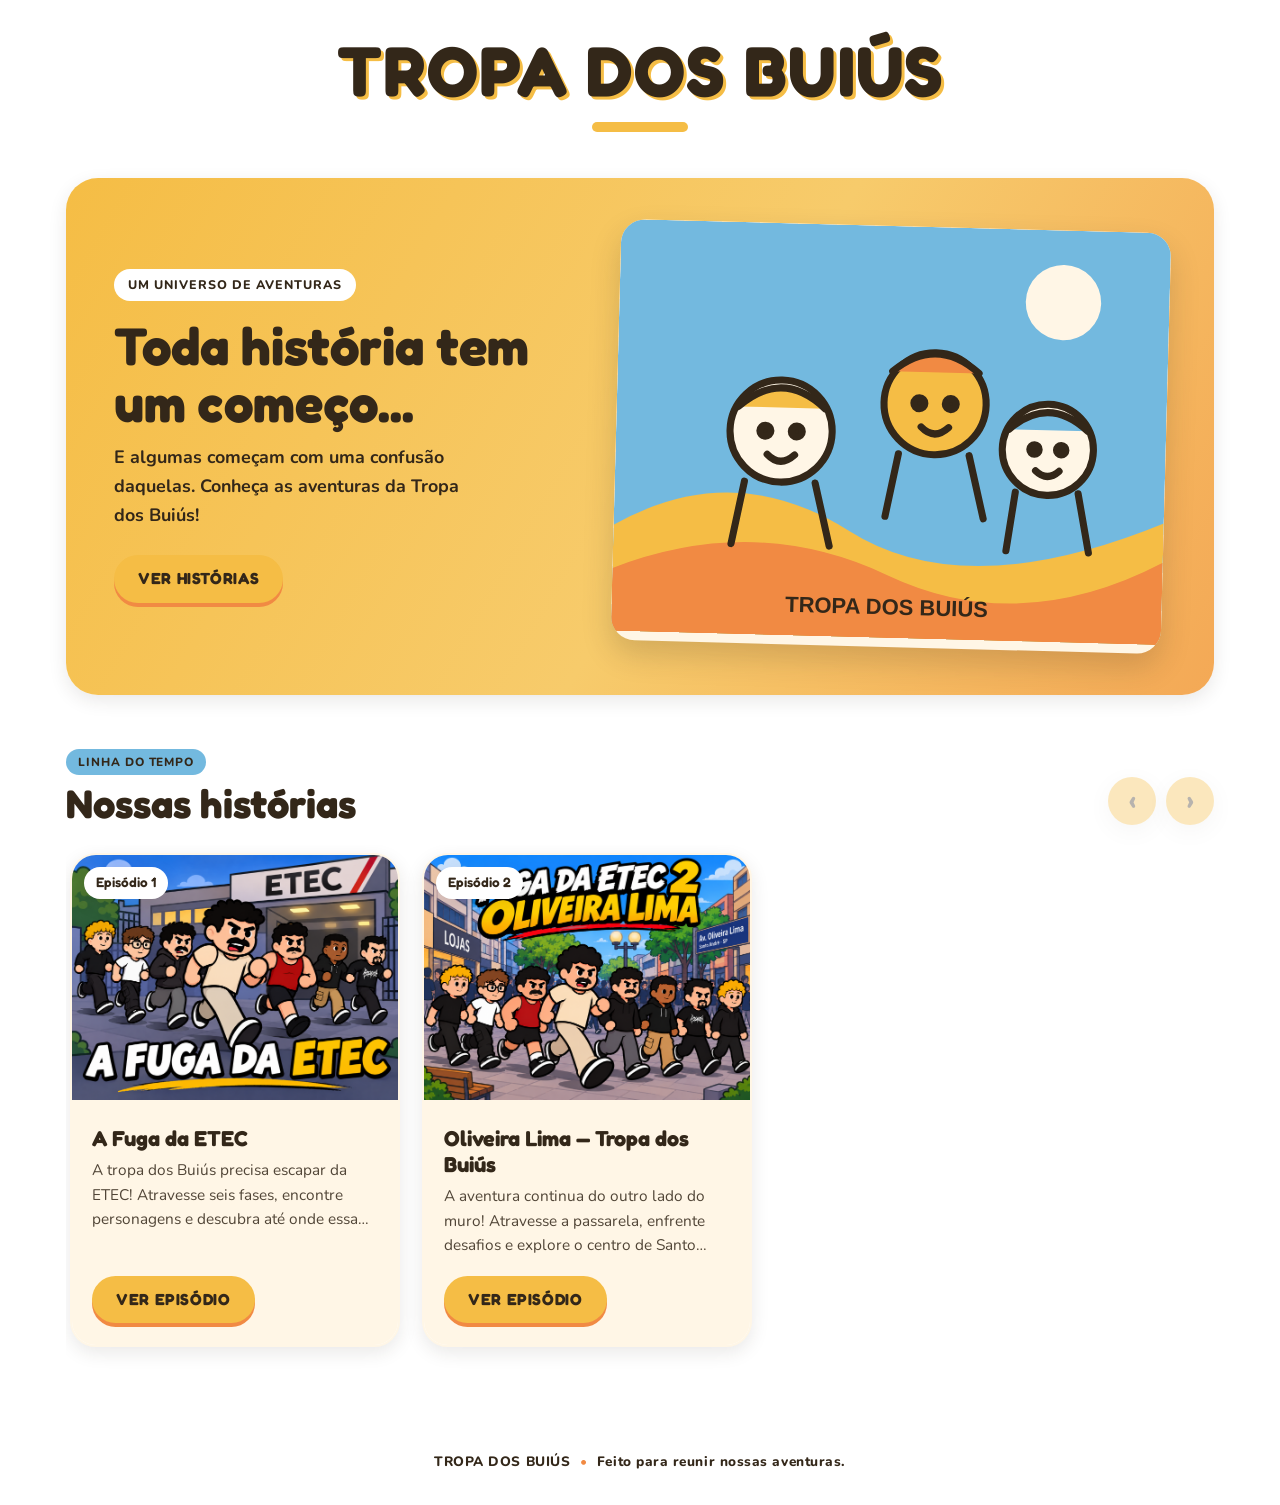
<file: index.html>
<!doctype html>
<html lang="pt-BR">
<head>
  <meta charset="utf-8">
  <meta name="viewport" content="width=device-width, initial-scale=1">
  <meta name="theme-color" content="#F5BD45">
  <meta name="description" content="Conheça as aventuras da Tropa dos Buiús.">
  <title>Tropa dos Buiús</title>
  <link rel="preconnect" href="https://fonts.googleapis.com">
  <link rel="preconnect" href="https://fonts.gstatic.com" crossorigin>
  <link href="https://fonts.googleapis.com/css2?family=Fredoka:wght@500;600;700&family=Nunito:wght@400;600;700;800&display=swap" rel="stylesheet">
  <link rel="stylesheet" href="assets/style.css">
  <script src="data/episodios.js" defer></script>
  <script src="assets/app.js" defer></script>
</head>
<body>
  <header class="topo">
    <a class="marca" href="index.html">TROPA DOS BUIÚS</a>
    <span class="marca-detalhe"></span>
  </header>

  <main class="conteudo">
    <section class="banner">
      <div class="banner-texto">
        <span class="banner-selo">UM UNIVERSO DE AVENTURAS</span>
        <h1>Toda história tem um começo...</h1>
        <p>E algumas começam com uma confusão daquelas. Conheça as aventuras da Tropa dos Buiús!</p>
        <a class="botao botao-banner" href="#historias">VER HISTÓRIAS</a>
      </div>
      <div class="banner-img">
        <img src="assets/banner.svg" alt="Ilustração colorida da Tropa dos Buiús">
      </div>
    </section>

    <section class="historias" id="historias">
      <div class="secao-topo">
        <div>
          <span class="secao-etiqueta">LINHA DO TEMPO</span>
          <h2 class="secao-titulo">Nossas histórias</h2>
        </div>
        <div class="setas">
          <button class="seta" id="seta-esq" type="button" aria-label="Histórias anteriores">‹</button>
          <button class="seta" id="seta-dir" type="button" aria-label="Próximas histórias">›</button>
        </div>
      </div>
      <div class="trilho" id="trilho" aria-label="Carrossel de episódios" tabindex="0"></div>
      <p class="vazio" id="vazio">Ainda não há episódios publicados. Volte em breve!</p>
    </section>
  </main>

  <footer class="rodape">TROPA DOS BUIÚS <span>•</span> Feito para reunir nossas aventuras.</footer>
</body>
</html>
</file>
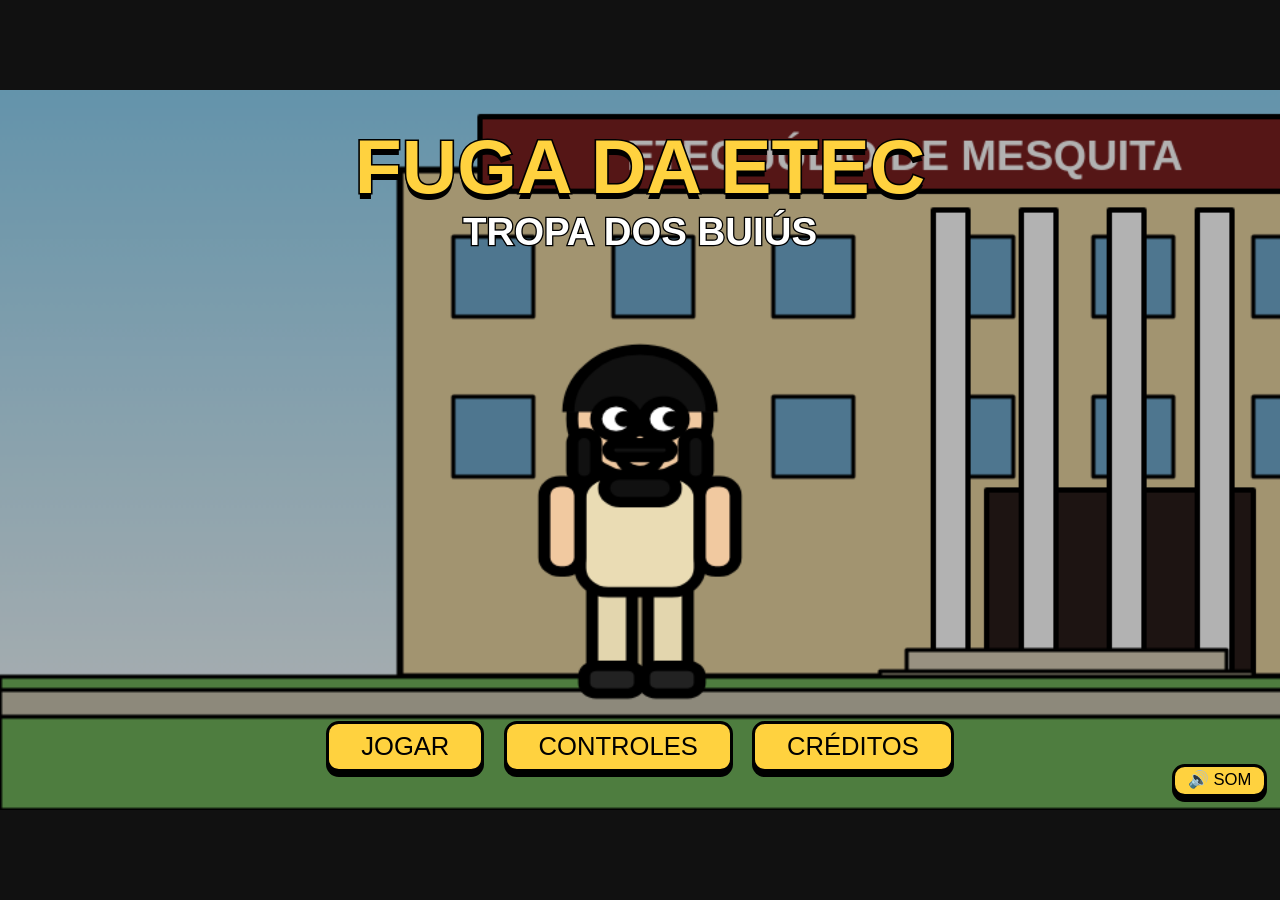
<file: jogos/fuga-da-etec/index.html>
<!DOCTYPE html><html lang="pt-BR"><head><meta charset="utf-8"><meta name="viewport" content="width=device-width,initial-scale=1"><title>Fuga da ETEC: Tropa dos Buiús</title>
<style>
html,body{margin:0;height:100%;background:#111;overflow:hidden;font-family:'Comic Sans MS','Trebuchet MS',sans-serif}
#w{position:absolute;left:50%;top:50%;width:min(100vw,177.78vh);aspect-ratio:16/9;transform:translate(-50%,-50%)}
canvas{width:100%;height:100%;display:block;background:#000}
.ov{position:absolute;inset:0;display:flex;flex-direction:column;align-items:center;justify-content:space-between;padding:3vw 0;box-sizing:border-box;color:#fff;text-align:center}
.bt{display:flex;gap:1.5vw}
button{font:inherit;font-size:2vw;padding:.6vw 2.5vw;border:.3vw solid #000;border-radius:1vw;background:#ffd23f;cursor:pointer;box-shadow:0 .4vw #000}
button:hover{background:#fff}
h1{margin:0;font-size:6vw;line-height:1;color:#ffd23f;-webkit-text-stroke:.25vw #000;paint-order:stroke fill;text-shadow:0 .5vw #000}
h2{margin:.4vw 0 0;font-size:3vw;color:#fff;-webkit-text-stroke:.2vw #000;paint-order:stroke fill}
p{font-size:1.7vw;margin:0;text-shadow:0 .2vw #000}
#snd{position:absolute;right:1vw;bottom:1vw;font-size:1.3vw;padding:.3vw 1vw}
#info{background:rgba(0,0,0,.88);justify-content:center;gap:2vw}
.hide{display:none}
</style></head><body><div id="w"><canvas id="c" width="960" height="540"></canvas>
<div class="ov" id="menu"><div><h1>FUGA DA ETEC</h1><h2>TROPA DOS BUIÚS</h2></div><div class="bt"><button id="bj">JOGAR</button><button id="bc">CONTROLES</button><button id="bk">CRÉDITOS</button></div></div>
<div class="ov hide" id="info"><p id="it"></p><button id="bv">VOLTAR</button></div>
<div class="ov hide" id="end" style="justify-content:flex-start;gap:1vw;padding-top:4vw"><h1>FUGA CONCLUÍDA!</h1><p>A tropa dos Buiús conseguiu fugir da ETEC... por enquanto.</p><div style="flex:1"></div><button id="br" style="margin-bottom:2vw">JOGAR NOVAMENTE</button></div>
<button id="snd">🔊 SOM</button></div>
<script>
const cv=document.getElementById('c'),x=cv.getContext('2d'),GY=440,$=id=>document.getElementById(id);
x.strokeStyle='#000';x.lineJoin='round';
/* ---------- ÁUDIO (WebAudio, sem arquivos) ---------- */
let AC,on=true;
function snd(f,d=.1,t='square',v=.05,s=0){if(!on||!AC)return;const o=AC.createOscillator(),g=AC.createGain(),n=AC.currentTime;o.type=t;o.frequency.setValueAtTime(f,n);if(s)o.frequency.linearRampToValueAtTime(s,n+d);g.gain.setValueAtTime(v,n);g.gain.exponentialRampToValueAtTime(.001,n+d);o.connect(g);g.connect(AC.destination);o.start();o.stop(n+d)}
const NT=[262,330,392,330,294,349,440,349];let ni=0;setInterval(()=>{if(G.st=='play'&&!G.pause)snd(NT[ni++%8]/2,.2,'triangle',.03)},240);
$('snd').onclick=()=>{on=!on;$('snd').textContent=on?'🔊 SOM':'🔇 MUDO'};
/* ---------- PERSONAGENS ---------- */
const CH={
messa:{skin:'#f1c9a0',hair:'#111',top:'#eadcb4',bot:'#e3d6ae',w:1.15,beard:1,mo:1,gt:1},
renato:{skin:'#fbe3cf',hair:'#f1d44a',top:'#111',bot:'#151515'},
arthur:{h:.8,w:1.4,skin:'#f3d3b6',hair:'#111',top:'#d42020',bot:'#33415c',mus:1,mo:1,sl:'#f3d3b6'},
pedro:{h:1.22,skin:'#f3d3b6',hair:'#111',curly:1,top:'#5a9a7a',bot:'#334'},
rafael:{skin:'#f3d3b6',hair:'#6b4423',top:'#fff',bot:'#1e1e1e',st:1,gl:1},
gustavo:{skin:'#c48a5c',hair:'#111',top:'#141414',bot:'#c9b27c'},
victor:{w:1.12,skin:'#fbe3cf',hair:'#111',top:'#161616',bot:'#222',gt:1,band:1},
fofinho:{h:1.12,skin:'#fbe3cf',hair:'#f1d44a',curly:1,top:'#e8855a',bot:'#445'},
blu:{h:1.18,skin:'#f3d2b5',hair:'#3b7bff',top:'#ff7a2f',bot:'#111'},
fume:{h:1.18,skin:'#efc9a5',hair:'#2a1a10',tuft:1,top:'#6a6a6a',bot:'#334',smoke:1},
g1:{skin:'#fbe3cf',hair:'#e6d28a',curly:1,top:'#111',bot:'#111'},
g2:{skin:'#c48a5c',hair:'#111',curly:1,top:'#6b7a8f',bot:'#223',L:1},
odair:{h:1.1,w:1.1,skin:'#e2b48e',hair:'#333',top:'#c11',bot:'#222',str:1,ang:1},
girl:{skin:'#f4e4ee',hair:'#151515',long:1,top:'#111',bot:'#111'}};
function rr(a,b,w,h,f,r=4){x.fillStyle=f;x.beginPath();x.roundRect(a,b,w,h,r);x.fill();x.stroke()}
function circ(a,b,r,f){x.fillStyle=f;x.beginPath();x.arc(a,b,r,0,7);x.fill();x.stroke()}
function ch(c,px,py,dir=1,an=0,t=0,o={}){x.save();x.translate(px,py);x.scale(dir*(c.w||1),c.h||1);if(o.rot)x.rotate(o.rot);x.lineWidth=3;
const sw=an==1?Math.sin(t*12)*9:an==2?7:0,bo=an==0?Math.sin(t*3)*1.5:0,sk=c.skin,up=an==2?-12:0,aw=c.mus?13:9;
if(c.smoke){x.fillStyle='rgba(110,220,70,.7)';x.lineWidth=2;for(let i=0;i<5;i++){const k=(t*.8+i*.2)%1;x.beginPath();x.arc(Math.sin(t*3+i*2)*12,-100-k*45,6+k*8,0,7);x.fill();x.stroke()}x.lineWidth=3}
if(c.long)rr(-19,-92+bo,38,50,c.hair,8);
rr(-12+sw,-32,10,32,c.bot,3);rr(2-sw,-32,10,32,c.bot,3);rr(-14+sw,-7,14,8,'#222',3);rr(1-sw,-7,14,8,'#222',3);
if(c.st){x.fillStyle='#fff';x.fillRect(-9+sw,-24,2,14);x.fillRect(7-sw,-24,2,14)}
rr(-15,-62+bo,30,34,c.top,7);
if(c.str){x.fillStyle='#111';[-9,-1,7].forEach(a=>x.fillRect(a,-61+bo,4,32))}
if(c.band){circ(0,-46+bo,6,'#fff');x.fillStyle='#000';x.fillRect(-3,-48+bo,2,3);x.fillRect(1,-48+bo,2,3)}
const am=c.sl||sk;rr(-15-aw,-60+bo+up+sw*.5,aw,c.mus?20:26,am,4);rr(15,-60+bo+up-sw*.5,aw,c.mus?20:26,am,4);
if(c.L){x.lineWidth=5;x.beginPath();x.moveTo(17,-52);x.lineTo(25,-84);x.stroke();x.beginPath();x.moveTo(25,-100);x.lineTo(25,-84);x.lineTo(36,-84);x.stroke();x.lineWidth=3}
circ(0,-78+bo,17,sk);
x.fillStyle=c.hair;
if(c.curly){for(let i=0;i<7;i++){const a=Math.PI+i*Math.PI/6;x.beginPath();x.arc(Math.cos(a)*14,-80+bo+Math.sin(a)*14,7,0,7);x.fill();x.stroke()}x.beginPath();x.arc(0,-80+bo,16,Math.PI,0);x.fill()}
else if(c.tuft){circ(0,-97+bo,5,c.hair)}
else{x.beginPath();x.arc(0,-80+bo,18,Math.PI,0);x.fill();x.stroke()}
circ(-6,-78+bo,5,'#fff');circ(6,-78+bo,5,'#fff');x.fillStyle='#000';[-6,6].forEach(a=>{x.beginPath();x.arc(a+2,-78+bo,2.3,0,7);x.fill()});
if(c.ang){x.beginPath();x.moveTo(-12,-88+bo);x.lineTo(-2,-83+bo);x.moveTo(12,-88+bo);x.lineTo(2,-83+bo);x.stroke()}
if(c.gl){x.lineWidth=2;[-6,6].forEach(a=>{x.beginPath();x.arc(a,-78+bo,7,0,7);x.stroke()});x.beginPath();x.moveTo(-1,-78+bo);x.lineTo(1,-78+bo);x.stroke();x.lineWidth=3}
circ(0,-72+bo,2.5,sk);
if(an==3){x.fillStyle='#a22';x.beginPath();x.ellipse(0,-65+bo,4,2+Math.abs(Math.sin(t*14))*3,0,0,7);x.fill();x.stroke()}else{x.beginPath();x.arc(0,-68+bo,5,.2,Math.PI-.2);x.stroke()}
if(c.beard){rr(-17,-74+bo,6,14,'#111',3);rr(11,-74+bo,6,14,'#111',3);rr(-9,-62+bo,18,8,'#111',4)}
if(c.gt&&!c.beard)rr(-4,-61+bo,8,9,'#111',3);
if(c.mo)rr(-8,-71+bo,16,4,'#111',2);
x.restore()}
/* ---------- CENÁRIOS ---------- */
function box(a,b,w,h,f,l=3){x.fillStyle=f;x.lineWidth=l;x.fillRect(a,b,w,h);x.strokeRect(a,b,w,h)}
function tree(a,h,s=1){box(a-10*s,GY-h,20*s,h,'#7a5230');[[0,-h,45],[-30,-h+25,35],[30,-h+25,35]].forEach(p=>circ(a+p[0]*s,GY+p[1]-10,p[2]*s,'#3f9a45'))}
function sky(c1,c2){const g=x.createLinearGradient(0,0,0,GY);g.addColorStop(0,c1);g.addColorStop(1,c2);x.fillStyle=g;x.fillRect(0,0,3000,GY)}
function bgSala(W){x.fillStyle='#e8edf0';x.fillRect(0,0,W,GY);x.fillStyle='#b8a47e';x.fillRect(0,GY,W,100);box(0,GY-14,W,14,'#d9dfe3',2);
box(250,70,420,150,'#2c5b45',5);x.fillStyle='#fff';x.font='26px sans-serif';x.fillText('MECATRÔNICA — 1H',330,150);
[760,1010,1260].forEach(a=>{box(a,80,170,130,'#9fd4ee');x.beginPath();x.moveTo(a+85,80);x.lineTo(a+85,210);x.stroke()});
box(90,340,170,12,'#fff');box(100,352,10,88,'#ccc');box(240,352,10,88,'#ccc');
for(let i=0;i<7;i++){const d=560+i*160;box(d+25,395,70,10,'#2f6fd0');box(d,350,75,9,'#222');box(d+8,359,6,81,'#222');box(d+60,359,6,81,'#222')}
box(W-150,150,110,290,'#6b4a2b',4);circ(W-60,300,5,'#fc4');x.fillStyle='#fff';x.font='bold 20px sans-serif';x.fillText('SAÍDA',W-140,135)}
function bgCor(W){x.fillStyle='#f0ead8';x.fillRect(0,0,W,GY);x.fillStyle='#c9c4b0';x.fillRect(0,GY,W,100);
for(let a=0;a<W;a+=60){x.fillStyle=(a/60)%2?'#bdb8a2':'#d3cebb';x.fillRect(a,GY+40,60,60)}
for(let a=200;a<W;a+=420){box(a,160,95,280,'#7a5230',4);box(a+25,185,45,50,'#9fd4ee');box(a+180,110,130,110,'#9fd4ee');}
for(let a=100;a<W;a+=300){x.fillStyle='#fff7c0';x.beginPath();x.ellipse(a,14,60,10,0,0,7);x.fill();x.stroke()}
box(0,GY-12,W,12,'#9c9784',2)}
function bgEst(W){sky('#8fd3f4','#d7f0fb');[150,500,900,1300,1700,2100].forEach(a=>tree(a,130,1.1));box(0,GY-110,W,70,'#d7c9a8',4);
x.fillStyle='#555';x.fillRect(0,GY-40,W,200);x.fillStyle='#fff';for(let a=60;a<W;a+=230){x.fillRect(a,GY-34,10,120);x.fillRect(a+3,GY+60,8,3)}box(0,GY-42,W,6,'#999',2)}
function bgFach(W){sky('#8fd3f4','#e9f6fb');box(300,60,1000,380,'#e8d3a0',5);box(360,20,880,56,'#7a1f1f',4);x.fillStyle='#fff';x.font='bold 32px sans-serif';x.fillText('ETEC JÚLIO DE MESQUITA',470,60);
for(let i=0;i<8;i++){box(340+i*120,110,60,60,'#6fa9cc');box(340+i*120,230,60,60,'#6fa9cc')}
box(740,300,200,140,'#2a1d1a',4);for(let i=0;i<6;i++)box(700+i*66,90,26,350,'#fff',4);
box(680,420,240,20,'#d9d0b8');box(660,436,280,10,'#cfc6aa');box(0,GY,W,100,'#6fb35a',0);box(0,GY+10,W,20,'#c9c4b0',0)}
function bgJar(W){sky('#a8dcb8','#e9f7d0');for(let a=100;a<W;a+=170)tree(a+((a*7)%60),150+(a*3)%60,1.2);x.fillStyle='#4aa845';x.fillRect(0,GY,W,100);x.fillStyle='#c9b17a';x.fillRect(0,GY+25,W,40);
[500,1100,1700].forEach(b=>{box(b-65,GY-95,130,10,'#8a5a2b');box(b-55,GY-85,8,50,'#6b4a2b');box(b+47,GY-85,8,50,'#6b4a2b')});
x.fillStyle='rgba(255,255,200,.15)';for(let a=200;a<W;a+=400){x.beginPath();x.moveTo(a,0);x.lineTo(a+90,0);x.lineTo(a+40,GY);x.lineTo(a-100,GY);x.fill()}}
function fgJar(){[500,1100,1700].forEach(b=>box(b-65,GY-36,130,36,'#a06a33'))}
function bgMuro(W){sky('#9ed8f2','#e2f4de');for(let a=60;a<W;a+=150)tree(a,170,1.3);x.fillStyle='#4aa845';x.fillRect(0,GY,W,100)}
/* ---------- FASES ---------- */
const SC=[
{n:'SALA 1H',W:1800,ob:'SAIA DA SALA!',bg:bgSala,o:[],np:[{c:'blu',x:1000,dir:-1},{c:'fume',x:1450,dir:-1}]},
{n:'CORREDOR DO PROFESSOR ODAIR',W:2400,ob:'ATRAVESSE O CORREDOR!',bg:bgCor,o:[[500,'blu'],[850,'fume'],[1550,'g1'],[1850,'g2'],[2100,'blu']].map(a=>({k:'al',x:a[0],w:90,h:28,c:a[1]})),np:[{c:'odair',x:1250,dir:-1}]},
{n:'ESTACIONAMENTO',W:2400,ob:'ATRAVESSE O ESTACIONAMENTO!',bg:bgEst,o:[[700,'#d33'],[1450,'#36c'],[2000,'#eb3']].map(a=>({k:'car',x:a[0],w:180,h:56,col:a[1]})),np:[{c:'g1',x:2000,v:-70},{c:'g2',x:2300,v:-95}]},
{n:'FACHADA DA ETEC',W:1900,ob:'CONTINUE A FUGA!',bg:bgFach,o:[],np:[]},
{n:'JARDIM',W:2000,ob:'CONTINUE A FUGA!',bg:bgJar,fg:fgJar,o:[],np:[{c:'girl',x:1130,dir:-1,sit:1}]},
{n:'O MURO',W:1500,ob:'CHEGUE AO MURO!',bg:bgMuro,o:[{k:'wall',x:1000,w:50,h:330}],np:[]}];
function drawOb(o){if(o.k=='al')ch(CH[o.c],o.x+86,GY-16,1,0,0,{rot:-1.57});
else if(o.k=='car'){box(o.x,GY-38,o.w,34,o.col);box(o.x+40,GY-o.h,100,22,o.col);box(o.x+50,GY-o.h+4,38,14,'#bfe6f5',2);box(o.x+94,GY-o.h+4,38,14,'#bfe6f5',2);circ(o.x+38,GY-4,14,'#222');circ(o.x+o.w-38,GY-4,14,'#222')}
else{box(o.x,GY-o.h,o.w,o.h,'#b5523b',4);x.lineWidth=2;for(let i=GY-o.h+30;i<GY;i+=30){x.beginPath();x.moveTo(o.x,i);x.lineTo(o.x+o.w,i);x.stroke()}box(o.x-6,GY-o.h-12,o.w+12,14,'#8a3b2a',4)}}
/* ---------- ESTADO ---------- */
const G={st:'menu',t:0,sc:0,f:[],h:[],ev:{},q:[],dlg:null,fa:0,fm:0,pause:false,np:[],cast:null,hint:0,ban:0,stp:0},P={x:100,y:GY,vx:0,vy:0,dir:1,gr:true,an:0};let V=null;
const K={};
const hp=i=>G.h[Math.max(0,G.h.length-1-(i+1)*12)];
function open(lines,cb){G.dlg={lines,i:0,t:0,sel:0,cb};snd(600,.08)}
const S=l=>{let s=0;return()=>{if(!s){s=1;open(l);return false}return !G.dlg}};
const T=s=>{let a=0;return dt=>(a+=dt)>=s};
function adv(){const d=G.dlg,L=d.lines[d.i];if(d.t*45<L[1].length){d.t=999;return}d.i++;d.t=0;snd(700,.07);if(d.i>=d.lines.length){G.dlg=null;d.cb&&d.cb()}}
function jump(){if(G.st!='play'||G.pause||G.dlg||G.q.length||G.fm)return;if(P.gr){P.vy=-640;P.gr=false;snd(450,.2,'square',.05,900)}}
onkeydown=e=>{K[e.code]=1;if(['Space','ArrowLeft','ArrowRight','ArrowUp','ArrowDown'].includes(e.code))e.preventDefault();if(e.repeat)return;
if(e.code=='Escape'&&G.st=='play')G.pause=!G.pause;
const d=G.dlg;if(d&&d.lines[d.i][2]&&d.t*45>=d.lines[d.i][1].length&&['KeyA','KeyD','ArrowLeft','ArrowRight'].includes(e.code))d.sel^=1;
if(e.code=='KeyE'||e.code=='Space'){if(G.dlg&&!G.pause)adv();else if(e.code=='Space')jump()}};
onkeyup=e=>K[e.code]=0;
function load(i){G.sc=i;P.x=100;P.y=GY;P.vx=P.vy=0;P.gr=true;P.dir=1;V=null;G.h=[];for(let k=0;k<70;k++)G.h.push({x:P.x,y:GY,dir:1,an:0});G.np=SC[i].np.map(o=>({...o}));G.ban=2.5;snd(523,.12);setTimeout(()=>snd(659,.12),110);setTimeout(()=>snd(784,.15),220)}
function startGame(){if(!AC)try{AC=new (window.AudioContext||window.webkitAudioContext)()}catch(e){}AC&&AC.resume();
['menu','info','end'].forEach(i=>$(i).classList.add('hide'));SC[4].ob='CONTINUE A FUGA!';G.st='play';G.pause=false;G.f=['renato','arthur','pedro','rafael','gustavo','victor','fofinho'];G.ev={};G.cast=null;G.cel=0;G.fe=0;G.fa=0;G.fm=0;G.dlg=null;load(0);G.hint=9;
G.q=[S([['Messa','Rapaziada... bora meter o pé daqui.']])]}
function showInfo(t){$('info').classList.remove('hide');$('menu').classList.add('hide');$('it').innerHTML=t}
$('bj').onclick=startGame;$('br').onclick=startGame;
$('bc').onclick=()=>showInfo('<h2>CONTROLES</h2><br>A / ← : andar para a esquerda<br>D / → : andar para a direita<br>ESPAÇO : pular<br>E ou ESPAÇO : avançar diálogo / interagir<br>ESC : pausar');
$('bk').onclick=()=>showInfo('<h2>CRÉDITOS</h2><br>Jogo feito para a Tropa dos Buiús<br>ETEC Júlio de Mesquita — Mecatrônica 1H, Santo André<br>Gráficos e sons 100% gerados em código');
$('bv').onclick=()=>{$('info').classList.add('hide');$('menu').classList.remove('hide')};
/* ---------- CUTSCENES ---------- */
function victorEv(){const i=G.f.indexOf('victor'),h=hp(i);V={x:h.x,y:GY,dir:1,an:0};G.f.splice(i,1);
G.q=[dt=>{if(V.x>=1030){V.an=0;return true}V.x+=140*dt;V.an=1;return false},
S([['Victor','Oi...'],['Garota','Oi.'],['Victor','Você quer ficar comigo?',1]]),
S([['Victor','Foi mal, galera. Eu vou ficar por aqui.']]),
dt=>{if(V.x>=1070){V.sit=1;V.an=0;return true}V.x+=90*dt;V.an=1;return false},T(2),
()=>{SC[4].ob='CONTINUE SEM O VICTOR!';G.ev.v=2;return true}]}
function muroEv(){const nm=['messa','renato','pedro','rafael','gustavo','fofinho','arthur'],all=['renato','arthur','pedro','rafael','gustavo','fofinho'];
G.cast=nm.map((k,i)=>{const h=k=='messa'?P:hp(all.indexOf(k));return{k,x:h.x,y:GY,dir:1,an:0}});G.camx=900;
const A=G.cast[6],wk=(o,tx)=>dt=>{if(o.x>=tx){o.an=0;return true}o.x+=150*dt;o.an=1;return false};
const hop=(o,tx)=>dt=>{if(o.u==null){o.u=0;o.sx=o.x;snd(400,.5,'square',.05,800)}o.u+=dt;if(o.u>=1){o.x=tx;o.y=GY;o.an=0;snd(200,.1);return true}o.x=o.sx+(tx-o.sx)*o.u;o.y=GY-450*4*o.u*(1-o.u);o.an=2;return false};
G.q=[S([['Messa','Ih... o muro é alto demais. Eu não passo sozinho!']]),wk(A,960),
S([['Arthur','Deixa comigo, rapaziada. Um por vez!']]),
...G.cast.map((c,i)=>{const h=hop(c,1100+i*30);return dt=>{if(!c.w0){const d=900-c.x;if(Math.abs(d)>4){c.x+=Math.sign(d)*Math.min(Math.abs(d),260*dt);c.dir=Math.sign(d);c.an=1;return false}c.w0=1;c.dir=1}if(c!=A)A.an=2;return h(dt)}}),
()=>{G.cel=1;snd(660,.2);return true},T(2.4),
dt=>{G.fe+=dt*.7;if(G.fe>=1){G.st='end';$('end').classList.remove('hide');[523,659,784,1047].forEach((f,i)=>setTimeout(()=>snd(f,.25,'triangle',.08),i*150));return true}return false}]}
/* ---------- ATUALIZAÇÃO ---------- */
function update(dt){G.t+=dt;if(G.pause||G.st!='play')return;const s=SC[G.sc];
if(G.dlg)G.dlg.t+=dt;if(G.q.length&&G.q[0](dt))G.q.shift();
if(G.cel)G.cast.forEach((c,i)=>{c.y=GY-Math.abs(Math.sin(G.t*7+i))*45;c.an=2});
if(G.fm){G.fa+=G.fm*dt*2.2;if(G.fm==1&&G.fa>=1){G.fa=1;load(G.nx);G.fm=-1}else if(G.fm==-1&&G.fa<=0){G.fa=0;G.fm=0}}
const lock=G.dlg||G.q.length||G.fm;
let m=0;if(!lock){if(K.KeyA||K.ArrowLeft)m--;if(K.KeyD||K.ArrowRight)m++}
P.vx=m*210;if(m)P.dir=m;
P.x=Math.max(20,Math.min(s.W-20,P.x+P.vx*dt));
s.o.forEach(o=>{const top=GY-o.h;if(P.y>top+2&&P.x+14>o.x&&P.x-14<o.x+o.w){P.x=P.vx>0?o.x-14:P.vx<0?o.x+o.w+14:(P.x<o.x+o.w/2?o.x-14:o.x+o.w+14)}});
const py=P.y;P.vy+=1800*dt;P.y+=P.vy*dt;let fl=GY;
s.o.forEach(o=>{const top=GY-o.h;if(P.x+12>o.x&&P.x-12<o.x+o.w&&py<=top+2&&P.vy>=0)fl=Math.min(fl,top)});
if(P.y>=fl){P.y=fl;P.vy=0;if(!P.gr)snd(150,.06,'triangle',.06);P.gr=true}else P.gr=false;
if(P.gr&&m&&!lock){G.stp-=dt;if(G.stp<0){G.stp=.28;snd(120,.05,'triangle',.06)}}
const talk=G.dlg&&G.dlg.lines[G.dlg.i][0]=='Messa'&&G.dlg.t*45<G.dlg.lines[G.dlg.i][1].length;
P.an=!P.gr?2:m?1:talk?3:0;
if(!G.cast){G.h.push({x:P.x,y:P.y,dir:P.dir,an:P.an});if(G.h.length>300)G.h.shift()}
G.np.forEach(o=>{if(o.v){o.x+=o.v*dt;if(o.x<-100)o.x=s.W+100;o.dir=-1;o.an=1}});
if(G.ban>0)G.ban-=dt;if(G.hint>0&&!lock)G.hint-=dt;
G.camx=G.cast?900:P.x;
if(G.st!='play'||G.cast&&G.q.length)return;
if(G.sc==1&&P.x>950&&!G.ev.o){G.ev.o=1;open([['Odair','Quando eu quiser opinião de idiota, eu peço!']])}
if(G.sc==4&&P.x>700&&!G.ev.v){G.ev.v=1;victorEv()}
if(G.sc==5&&P.x>720&&!G.ev.m){G.ev.m=1;muroEv()}
if(G.sc<5&&P.x>s.W-60&&!lock&&!(G.sc==4&&G.ev.v!=2)){G.fm=1;G.nx=G.sc+1;snd(300,.3,'sawtooth',.04,600)}}
/* ---------- DESENHO ---------- */
function say(n){const d=G.dlg;return d&&d.lines[d.i][0]==n&&d.t*45<d.lines[d.i][1].length}
function drawDlg(){const d=G.dlg;if(!d)return;const L=d.lines[d.i],k=Math.min(1,d.t*6);x.save();x.translate(0,(1-k)*170);
x.fillStyle='rgba(0,0,0,.82)';x.strokeStyle='#eee';x.lineWidth=4;x.beginPath();x.roundRect(40,372,880,150,16);x.fill();x.stroke();x.strokeStyle='#000';
x.fillStyle='#ffd23f';x.font='bold 26px "Comic Sans MS",sans-serif';x.fillText(L[0],66,410);
x.fillStyle='#fff';x.font='24px "Comic Sans MS",sans-serif';const n=Math.floor(d.t*45);x.fillText(L[1].slice(0,n),66,452);
if(n>=L[1].length){if(L[2])['SIM...','NÃO.'].forEach((s,i)=>{x.fillStyle=d.sel==i?'#ffd23f':'#444';x.beginPath();x.roundRect(66+i*200,468,170,42,10);x.fill();x.fillStyle=d.sel==i?'#000':'#fff';x.fillText(s,90+i*200,498)});
else if(Math.sin(G.t*8)>0){x.fillStyle='#ffd23f';x.font='20px sans-serif';x.fillText('[E] ▶',830,505)}}x.restore()}
function hud(){const s=SC[G.sc];x.fillStyle='rgba(0,0,0,.65)';x.fillRect(0,0,960,46);x.font='bold 17px "Comic Sans MS",sans-serif';x.fillStyle='#ffd23f';x.fillText('FASE '+(G.sc+1)+'/6 · '+s.n,14,29);
x.fillStyle='#fff';x.textAlign='center';x.fillText('OBJETIVO: '+s.ob,600,29);x.textAlign='left';
x.fillStyle='#444';x.fillRect(810,18,130,12);x.fillStyle='#7fe06a';x.fillRect(810,18,130*Math.min(1,(G.sc+P.x/s.W)/6),12);x.strokeRect(810,18,130,12);
if(G.ban>0){x.globalAlpha=Math.min(1,G.ban);x.font='bold 40px "Comic Sans MS",sans-serif';x.fillStyle='#ffd23f';x.textAlign='center';x.lineWidth=6;x.strokeText(s.n,480,110);x.fillText(s.n,480,110);x.textAlign='left';x.globalAlpha=1}
if(G.hint>0&&!G.dlg){x.fillStyle='rgba(0,0,0,.7)';x.fillRect(180,490,600,34);x.fillStyle='#fff';x.font='18px sans-serif';x.textAlign='center';x.fillText('A/D ou ←/→ andar · ESPAÇO pular · E interagir · ESC pausar',480,513);x.textAlign='left'}}
function draw(){x.clearRect(0,0,960,540);
if(G.st=='menu'){x.save();bgFach(1900);x.restore();x.fillStyle='rgba(0,0,0,.3)';x.fillRect(0,0,960,540);x.save();x.translate(480,450);x.scale(2.6,2.6);ch(CH.messa,0,0,1,0,G.t);x.restore();return}
if(G.st=='end'){const g=x.createLinearGradient(0,0,0,540);g.addColorStop(0,'#ffb35c');g.addColorStop(1,'#ffe9a8');x.fillStyle=g;x.fillRect(0,0,960,540);x.fillStyle='#4aa845';x.fillRect(0,440,960,100);
['messa','renato','arthur','pedro','rafael','gustavo','fofinho'].forEach((k,i)=>{x.save();x.translate(150+i*110,470);x.scale(1.3,1.3);ch(CH[k],0,-Math.abs(Math.sin(G.t*5+i))*35,1,2,G.t);x.restore()});return}
const s=SC[G.sc],cam=Math.max(0,Math.min(s.W-960,G.camx-480));x.save();x.translate(-cam,0);s.bg(s.W);s.o.forEach(drawOb);
G.np.forEach(o=>ch(CH[o.c],o.x,o.sit?GY-6:GY,o.dir||1,o.an||0,G.t+o.x,{}));
if(G.cast)G.cast.forEach(c=>ch(CH[c.k],c.x,c.y,c.dir,c.an,G.t));
else{for(let i=G.f.length-1;i>=0;i--){const h=hp(i);ch(CH[G.f[i]],h.x,h.y,h.dir,h.an,G.t+i)}ch(CH.messa,P.x,P.y,P.dir,P.an,G.t)}
if(V){ch(CH.victor,V.x,V.sit?GY-6:GY,V.dir,V.an,G.t);if(V.sit){x.font='34px sans-serif';x.fillStyle='#e22';x.fillText('♥',1085,GY-130-Math.sin(G.t*3)*8)}}
s.fg&&s.fg();x.restore();
if(G.fe){x.fillStyle='rgba(0,0,0,'+Math.min(1,G.fe)+')';x.fillRect(0,0,960,540)}
if(G.fa){x.fillStyle='rgba(0,0,0,'+G.fa+')';x.fillRect(0,0,960,540)}
hud();drawDlg();
if(G.pause){x.fillStyle='rgba(0,0,0,.6)';x.fillRect(0,0,960,540);x.fillStyle='#ffd23f';x.font='bold 60px "Comic Sans MS",sans-serif';x.textAlign='center';x.fillText('PAUSADO',480,280);x.font='22px sans-serif';x.fillStyle='#fff';x.fillText('ESC para continuar',480,320);x.textAlign='left'}}
let lt=performance.now();(function loop(n){update(Math.min(.033,(n-lt)/1000));lt=n;draw();requestAnimationFrame(loop)})(lt);
</script></body></html>
</file>
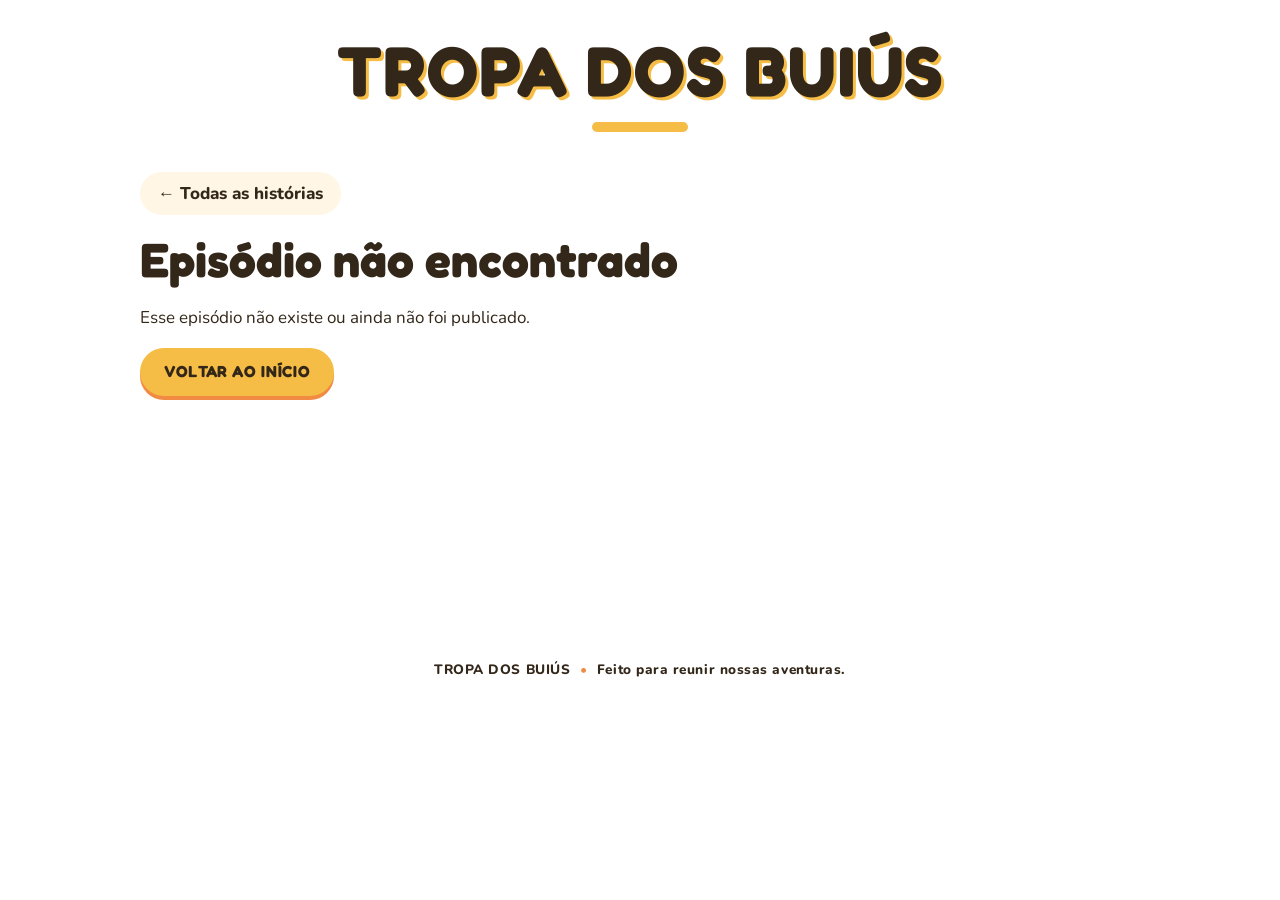
<file: episodio.html>
<!doctype html>
<html lang="pt-BR">
<head>
  <meta charset="utf-8">
  <meta name="viewport" content="width=device-width, initial-scale=1">
  <meta name="theme-color" content="#F5BD45">
  <meta name="description" content="Leia e jogue um episódio da Tropa dos Buiús.">
  <title>Episódio | Tropa dos Buiús</title>
  <link rel="preconnect" href="https://fonts.googleapis.com">
  <link rel="preconnect" href="https://fonts.gstatic.com" crossorigin>
  <link href="https://fonts.googleapis.com/css2?family=Fredoka:wght@500;600;700&family=Nunito:wght@400;600;700;800&display=swap" rel="stylesheet">
  <link rel="stylesheet" href="assets/style.css">
  <script src="data/episodios.js" defer></script>
  <script src="assets/episodio.js" defer></script>
</head>
<body>
  <header class="topo">
    <a class="marca" href="index.html">TROPA DOS BUIÚS</a>
    <span class="marca-detalhe"></span>
  </header>
  <main class="conteudo conteudo-episodio">
    <article class="jogo" id="conteudo-episodio">
      <a class="voltar" href="index.html">← Todas as histórias</a>
      <p class="vazio">Carregando episódio...</p>
    </article>
  </main>
  <footer class="rodape">TROPA DOS BUIÚS <span>•</span> Feito para reunir nossas aventuras.</footer>
</body>
</html>
</file>
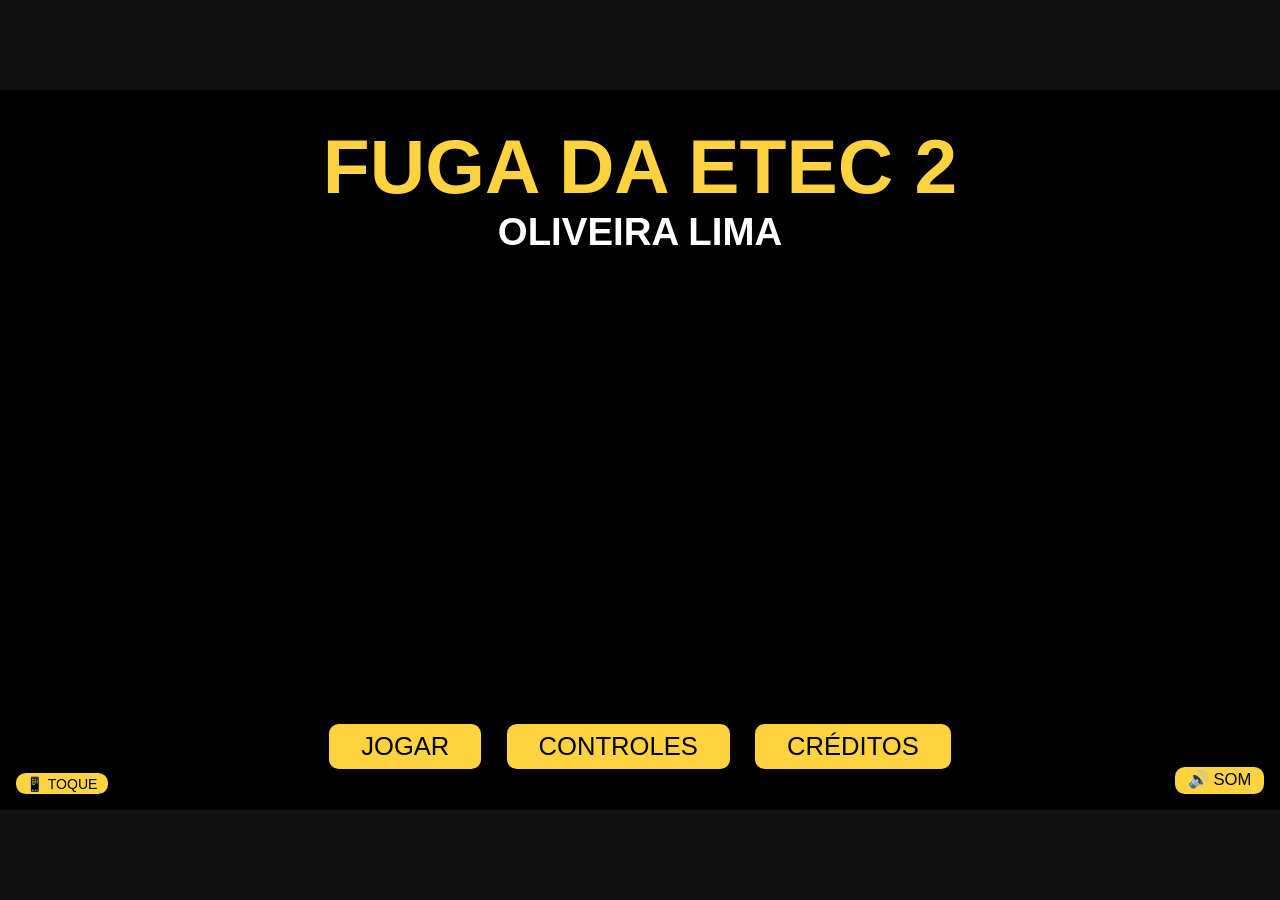
<file: jogos/oliveira-lima-corrigido/partedois.html>
<!DOCTYPE html><html lang="pt-BR"><head><meta charset="utf-8"><meta name="viewport" content="width=device-width,initial-scale=1"><title>Fuga da ETEC 2: Oliveira Lima</title>
<style>
html,body{margin:0;height:100%;background:#111;overflow:hidden;font-family:'Comic Sans MS','Trebuchet MS',sans-serif}
#w{position:absolute;left:50%;top:50%;width:min(100vw,177.78vh);aspect-ratio:16/9;transform:translate(-50%,-50%)}
canvas{width:100%;height:100%;display:block;background:#000}
.ov{position:absolute;inset:0;display:flex;flex-direction:column;align-items:center;justify-content:space-between;padding:3vw 0;box-sizing:border-box;color:#fff;text-align:center}
.bt{display:flex;gap:1.5vw}
button{font:inherit;font-size:2vw;padding:.6vw 2.5vw;border:.3vw solid #000;border-radius:1vw;background:#ffd23f;cursor:pointer;box-shadow:0 .4vw #000}
button:hover{background:#fff}
h1{margin:0;font-size:6vw;line-height:1;color:#ffd23f;-webkit-text-stroke:.25vw #000;paint-order:stroke fill;text-shadow:0 .5vw #000}
h2{margin:.4vw 0 0;font-size:3vw;color:#fff;-webkit-text-stroke:.2vw #000;paint-order:stroke fill}
p{font-size:1.7vw;margin:0;text-shadow:0 .2vw #000}
#snd{position:absolute;right:1vw;bottom:1vw;font-size:1.3vw;padding:.3vw 1vw}
#info{background:rgba(0,0,0,.88);justify-content:center;gap:2vw}
.hide{display:none}
#tp{position:absolute;inset:0;pointer-events:none;display:none;z-index:6}#tp.on{display:block}
#tp button{position:absolute;pointer-events:auto;width:6.2vw;height:6.2vw;border-radius:50%;font-size:2.5vw;padding:0;opacity:.5;border:.25vw solid #000;background:#ffd23f;touch-action:none;user-select:none;-webkit-user-select:none;box-shadow:none}
#tl{left:1.5vw;bottom:4.5vw}#tr{left:8.5vw;bottom:4.5vw}#tj{right:8.5vw;bottom:4.5vw}#te{right:1.5vw;bottom:4.5vw}#tz{right:1.5vw;top:5.5vw;width:4.4vw!important;height:4.4vw!important;font-size:1.7vw!important}
#tp button::after{content:'';position:absolute;inset:-1.2vw}
#tbtn{position:absolute;left:1vw;bottom:1vw;font-size:1.1vw;padding:.2vw .8vw;z-index:7}
</style></head><body><div id="w"><canvas id="c" width="960" height="540"></canvas>
<div class="ov" id="menu"><div><h1>FUGA DA ETEC 2</h1><h2>OLIVEIRA LIMA</h2></div><div class="bt"><button id="bj">JOGAR</button><button id="bc">CONTROLES</button><button id="bk">CRÉDITOS</button></div></div>
<div class="ov hide" id="info"><p id="it"></p><button id="bv">VOLTAR</button></div>
<div class="ov hide" id="end" style="justify-content:center;gap:1.5vw"><h1>FIM DO EPISÓDIO 2</h1><h2>CONTINUA...</h2><div class="bt"><button id="br">JOGAR NOVAMENTE</button><button id="bm">VOLTAR AO MENU</button></div></div>
<div class="ov hide" id="fail" style="justify-content:center;gap:2.5vw;background:rgba(0,0,0,.85)"><h1 id="ft"></h1><button id="bf">TENTAR DE NOVO</button></div>
<button id="snd">🔊 SOM</button><div id="tp"><button id="tl">◀</button><button id="tr">▶</button><button id="tj">⤒</button><button id="te">E</button><button id="tz">II</button></div><button id="tbtn">📱 TOQUE</button></div>
<script>
const cv=document.getElementById('c'),x=cv.getContext('2d'),GY=440,$=id=>document.getElementById(id);
</file>
<file: assets/style.css>
:root {
  --amarelo:#F5BD45; --laranja:#F18A43; --azul:#73B9DF;
  --marrom:#332719; --branco:#FFFFFF; --creme:#FFF6E6;
  --sombra:0 6px 18px rgba(51,39,25,.10);
  --sombra-forte:0 14px 30px rgba(51,39,25,.18);
  --titulo:'Fredoka','Trebuchet MS',sans-serif;
  --texto:'Nunito','Segoe UI',Arial,sans-serif;
}
*{box-sizing:border-box}
html{scroll-behavior:smooth}
body{margin:0;background:var(--branco);color:var(--marrom);font-family:var(--texto);font-size:17px;line-height:1.6;-webkit-font-smoothing:antialiased}
a{color:inherit}
button{font:inherit}
:focus-visible{outline:3px solid var(--azul);outline-offset:3px}
.topo{text-align:center;padding:34px 16px 10px}
.marca{display:inline-block;text-decoration:none;font-family:var(--titulo);font-weight:700;font-size:clamp(2.1rem,7.5vw,4.4rem);line-height:1.05;letter-spacing:.02em;color:var(--marrom);text-shadow:3px 3px 0 var(--amarelo)}
.marca:hover{color:var(--laranja)}
.marca-detalhe{display:block;width:96px;height:10px;margin:14px auto 0;border-radius:99px;background:var(--amarelo)}
.conteudo{max-width:1180px;margin:0 auto;padding:18px 16px 56px}
.banner{display:grid;grid-template-columns:1fr 1.15fr;align-items:center;gap:24px;margin:18px 0 52px;padding:clamp(22px,4vw,48px);border-radius:32px;background:linear-gradient(120deg,var(--amarelo),#F7CB6B 55%,var(--laranja) 140%);box-shadow:var(--sombra);overflow:hidden}
.banner-selo{display:inline-block;padding:6px 14px;border-radius:99px;background:var(--branco);font-weight:800;font-size:.78rem;letter-spacing:.08em}
.banner h1{margin:16px 0 12px;font-family:var(--titulo);font-size:clamp(1.9rem,4.6vw,3.3rem);line-height:1.08}
.banner p{margin:0 0 20px;max-width:34ch;font-size:1.12rem;font-weight:700}
.banner-img{border-radius:24px;overflow:hidden;box-shadow:var(--sombra-forte);background:var(--creme);transform:rotate(1.5deg)}
.banner-img img{width:100%;aspect-ratio:4/3;object-fit:cover}
.botao{display:inline-block;padding:11px 24px;border:0;border-radius:99px;background:var(--amarelo);color:var(--marrom);font-family:var(--titulo);font-weight:700;font-size:1rem;letter-spacing:.04em;text-decoration:none;box-shadow:0 4px 0 var(--laranja);transition:transform .15s,box-shadow .15s;cursor:pointer}
.botao:hover{transform:translateY(2px);box-shadow:0 2px 0 var(--laranja)}
.botao-banner{margin-top:6px}
.secao-topo{display:flex;align-items:flex-end;justify-content:space-between;gap:16px;margin-bottom:20px}
.secao-etiqueta{display:inline-block;margin:0 0 6px;padding:4px 12px;border-radius:99px;background:var(--azul);font-weight:800;font-size:.74rem;letter-spacing:.08em}
.secao-titulo{margin:0;font-family:var(--titulo);font-size:clamp(1.7rem,4vw,2.5rem);line-height:1.1}
.setas{display:flex;gap:10px}
.seta{width:48px;height:48px;border:0;border-radius:50%;background:var(--amarelo);color:var(--marrom);font-size:1.8rem;font-weight:800;line-height:1;cursor:pointer;box-shadow:var(--sombra);transition:transform .2s,background .2s}
.seta:hover:not(:disabled){transform:scale(1.08);background:var(--laranja)}
.seta:disabled{opacity:.35;cursor:default}
.trilho{display:flex;gap:22px;overflow-x:auto;padding:8px 4px 26px;scroll-snap-type:x mandatory;scroll-behavior:smooth;-webkit-overflow-scrolling:touch;scrollbar-width:none;cursor:grab}
.trilho::-webkit-scrollbar{display:none}
.trilho.arrastando{scroll-snap-type:none;scroll-behavior:auto;cursor:grabbing;user-select:none}
.trilho.arrastando a{pointer-events:none}
.cartao{flex:0 0 min(330px,78vw);scroll-snap-align:start;background:var(--branco);border-radius:26px;overflow:hidden;box-shadow:var(--sombra);border:2px solid var(--creme);display:flex;flex-direction:column;transition:transform .25s,box-shadow .25s}
.cartao:hover{transform:translateY(-6px);box-shadow:var(--sombra-forte)}
.cartao-capa{position:relative;display:block;background:var(--creme)}
.cartao-capa img{width:100%;aspect-ratio:4/3;object-fit:cover}
.selo{position:absolute;left:12px;top:12px;padding:5px 12px;border-radius:99px;background:var(--branco);font-family:var(--titulo);font-weight:600;font-size:.85rem;box-shadow:var(--sombra)}
.cartao-corpo{display:flex;flex-direction:column;flex:1;padding:18px 20px 22px;background:var(--creme)}
.cartao-corpo h3{margin:0 0 6px;font-family:var(--titulo);font-size:1.35rem;line-height:1.2}
.cartao-corpo h3 a{text-decoration:none}
.cartao-corpo p{margin:0 0 18px;font-size:.96rem;opacity:.85;display:-webkit-box;-webkit-line-clamp:3;-webkit-box-orient:vertical;overflow:hidden}
.cartao-corpo .botao{align-self:flex-start;margin-top:auto}
.vazio{padding:22px;border-radius:18px;background:var(--creme);font-weight:700;text-align:center}
.vazio[hidden]{display:none}
.rodape{text-align:center;padding:22px 16px 32px;font-weight:800;font-size:.85rem;letter-spacing:.04em}
.rodape span{color:var(--laranja);padding:0 5px}
.conteudo-episodio{min-height:55vh}
.jogo{max-width:1000px;margin:12px auto 0}
.voltar{display:inline-block;margin-bottom:18px;padding:8px 18px;border-radius:99px;background:var(--creme);font-weight:800;text-decoration:none}
.voltar:hover{background:var(--amarelo)}
.jogo-titulo{margin:0 0 18px;font-family:var(--titulo);font-size:clamp(1.8rem,5vw,3rem);line-height:1.1}
.capa-episodio{width:100%;max-height:520px;object-fit:cover;border-radius:24px;margin:18px 0}
.descricao-episodio{font-size:1.15rem;font-weight:800}
.texto-episodio{white-space:pre-wrap;overflow-wrap:anywhere;margin:20px 0 34px}
.area-jogo{margin-top:32px}
.area-jogo h2{font-family:var(--titulo);font-size:2rem}
.area-jogo iframe{display:block;width:100%;height:min(70vh,700px);min-height:420px;border:0;border-radius:20px;background:var(--creme);margin:16px 0}
@media(max-width:780px){.banner{grid-template-columns:1fr;margin-bottom:38px;border-radius:26px}.banner-img{order:-1;transform:none}.banner p{max-width:none}.seta{width:42px;height:42px}.topo{padding-top:26px}}
@media(prefers-reduced-motion:reduce){*{transition:none!important;scroll-behavior:auto!important}}
</file>
